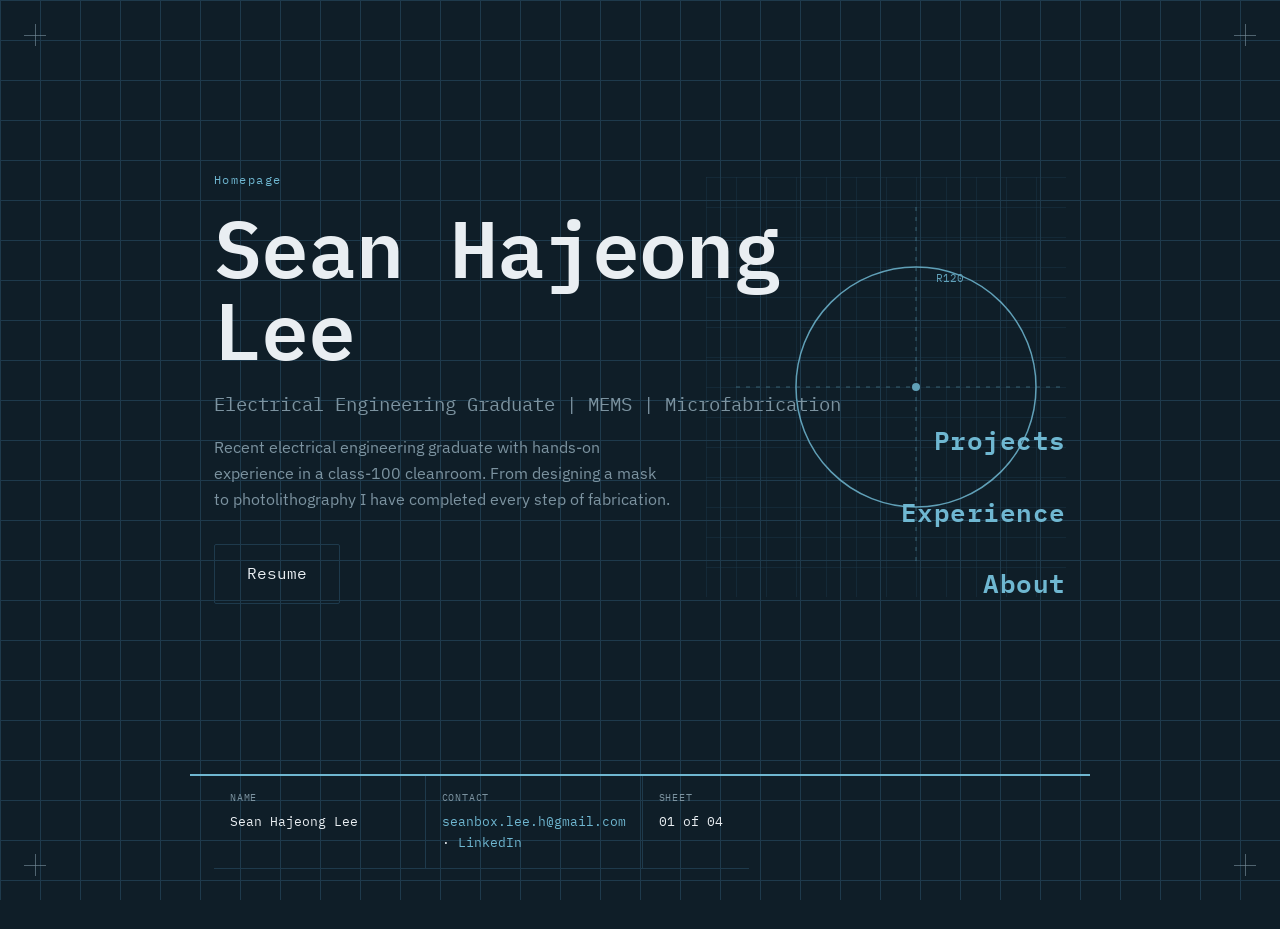
<file: index.html>
<!DOCTYPE html>
<html lang="en">
<head>
<meta charset="UTF-8">
<meta name="viewport" content="width=device-width, initial-scale=1.0">
<title>Sean Hajeong Lee - Electrical Engineering Graduate</title>
<meta name="description" content="Sean Hajeong Lee - Electrical Engineering Graduate. Portfolio and selected work.">
<link rel="preconnect" href="https://fonts.googleapis.com">
<link rel="preconnect" href="https://fonts.gstatic.com" crossorigin>
<link href="https://fonts.googleapis.com/css2?family=IBM+Plex+Mono:wght@400;500;600&family=IBM+Plex+Sans:wght@400;500;600&display=swap" rel="stylesheet">
<link rel="stylesheet" href="style.css">
</head>
<body>

<div class="crosshair crosshair--tl" aria-hidden="true"></div>
<div class="crosshair crosshair--tr" aria-hidden="true"></div>
<div class="crosshair crosshair--bl" aria-hidden="true"></div>
<div class="crosshair crosshair--br" aria-hidden="true"></div>

<main>

  <section class="hero" id="top">
    <div class="hero__row">
      <div class="hero__content">
        <div class="hero__eyebrow">Homepage</div>
        <h1 class="hero__name">Sean Hajeong Lee</h1>
        <p class="hero__role">Electrical Engineering Graduate | MEMS | Microfabrication</p>
        <p class="hero__pitch">
          Recent electrical engineering graduate with hands-on experience in a class-100 cleanroom. 
          From designing a mask to photolithography I have completed every step of fabrication.
        </p>
        <div class="hero__actions">
          <a class="btn btn--ghost" href="Sean_Lee_Resume.pdf" target="_blank" rel="noopener">Resume</a>
        </div>
      </div>

      <nav class="hero__links">
        <a href="projects.html">Projects</a>
        <a href="experience.html">Experience</a>
        <a href="about.html">About</a>
      </nav>
    </div>

    <svg class="hero__schematic" viewBox="0 0 420 420" aria-hidden="true">
      <defs>
        <pattern id="grid" width="30" height="30" patternUnits="userSpaceOnUse">
          <path d="M 30 0 L 0 0 0 30" fill="none" stroke="var(--line)" stroke-width="1"/>
        </pattern>
      </defs>
      <rect width="420" height="420" fill="url(#grid)"/>
      <circle cx="210" cy="210" r="120" fill="none" stroke="var(--accent)" stroke-width="1.5"/>
      <circle cx="210" cy="210" r="4" fill="var(--accent)"/>
      <line x1="210" y1="30" x2="210" y2="390" stroke="var(--accent)" stroke-width="1" stroke-dasharray="4 6" opacity="0.5"/>
      <line x1="30" y1="210" x2="390" y2="210" stroke="var(--accent)" stroke-width="1" stroke-dasharray="4 6" opacity="0.5"/>
      <text x="230" y="105" fill="var(--accent)" font-family="IBM Plex Mono, monospace" font-size="11">R120</text>
    </svg>
  </section>


</main>

<footer class="titleblock" id="contact">
  <div class="titleblock__cell titleblock__cell--wide">
    <span class="titleblock__label">Name</span>
    <span class="titleblock__value">Sean Hajeong Lee</span>
  </div>

  <div class="titleblock__cell titleblock__cell--wide">
    <span class="titleblock__label">Contact</span>
    <span class="titleblock__value">
      <a href="mailto:seanbox.lee.h@gmail.com">seanbox.lee.h@gmail.com</a> ·
      <a href="https://www.linkedin.com/in/sean-lee-bb9679266/" target="_blank" rel="noopener">LinkedIn</a>

    </span>
  </div>
  <div class="titleblock__cell">
    <span class="titleblock__label">Sheet</span>
    <span class="titleblock__value">01 of 04</span>
  </div>
</footer>

<script src="script.js"></script>
</body>
</html>
</file>
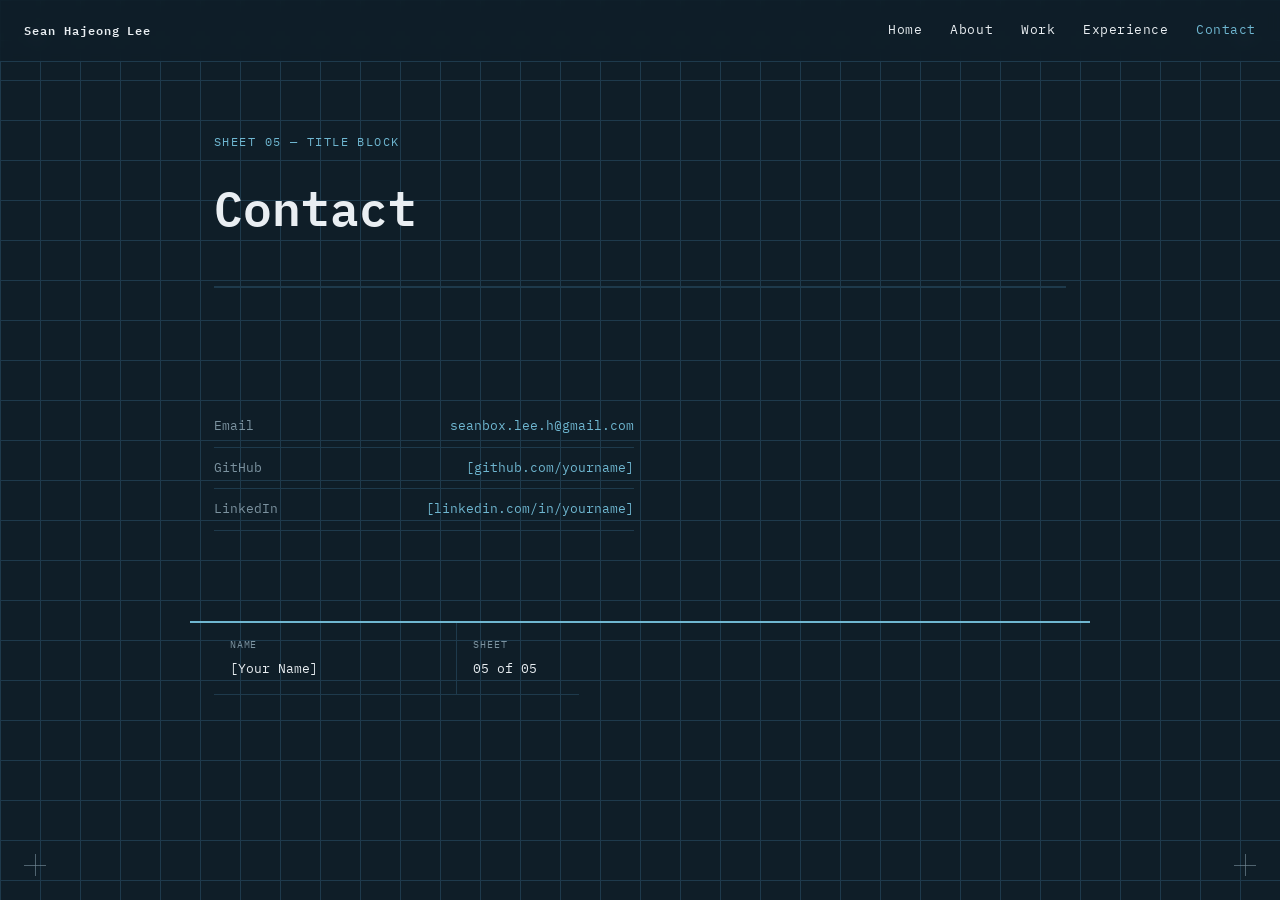
<file: contact.html>
<!DOCTYPE html>
<html lang="en">
<head>
<meta charset="UTF-8">
<meta name="viewport" content="width=device-width, initial-scale=1.0">
<title>Contact — Sean Hajeong Lee</title>
<link rel="preconnect" href="https://fonts.googleapis.com">
<link rel="preconnect" href="https://fonts.gstatic.com" crossorigin>
<link href="https://fonts.googleapis.com/css2?family=IBM+Plex+Mono:wght@400;500;600&family=IBM+Plex+Sans:wght@400;500;600&display=swap" rel="stylesheet">
<link rel="stylesheet" href="style.css">
</head>
<body>

<div class="crosshair crosshair--tl" aria-hidden="true"></div>
<div class="crosshair crosshair--tr" aria-hidden="true"></div>
<div class="crosshair crosshair--bl" aria-hidden="true"></div>
<div class="crosshair crosshair--br" aria-hidden="true"></div>

<header class="topbar">
  <a class="topbar__mark" href="index.html">Sean Hajeong Lee</a>
  <nav class="topbar__nav">
    <a href="index.html">Home</a>
    <a href="about.html">About</a>
    <a href="projects.html">Work</a>
    <a href="experience.html">Experience</a>
    <a href="contact.html" aria-current="page">Contact</a>
  </nav>
</header>

<main>
  <section class="page-head">
    <div class="hero__eyebrow">SHEET 05 — TITLE BLOCK</div>
    <h1 class="page-head__title">Contact</h1>
  </section>

  <section class="section is-visible">
    <p class="about__body" style="max-width: 60ch;">

    </p>
    <dl class="specs" style="margin-top: 28px; max-width: 420px;">
      <div class="specs__row"><dt>Email</dt><dd><a href="mailto:seanbox.lee.h@gmail.com">seanbox.lee.h@gmail.com</a></dd></div>
      <div class="specs__row"><dt>GitHub</dt><dd><a href="[github link]" target="_blank" rel="noopener">[github.com/yourname]</a></dd></div>
      <div class="specs__row"><dt>LinkedIn</dt><dd><a href="[linkedin link]" target="_blank" rel="noopener">[linkedin.com/in/yourname]</a></dd></div>
    </dl>
  </section>
</main>

<footer class="titleblock" id="contact-block">
  <div class="titleblock__cell titleblock__cell--wide">
    <span class="titleblock__label">Name</span>
    <span class="titleblock__value">[Your Name]</span>
  </div>


  <div class="titleblock__cell">
    <span class="titleblock__label">Sheet</span>
    <span class="titleblock__value">05 of 05</span>
  </div>
</footer>

<script src="script.js"></script>
</body>
</html>
</file>
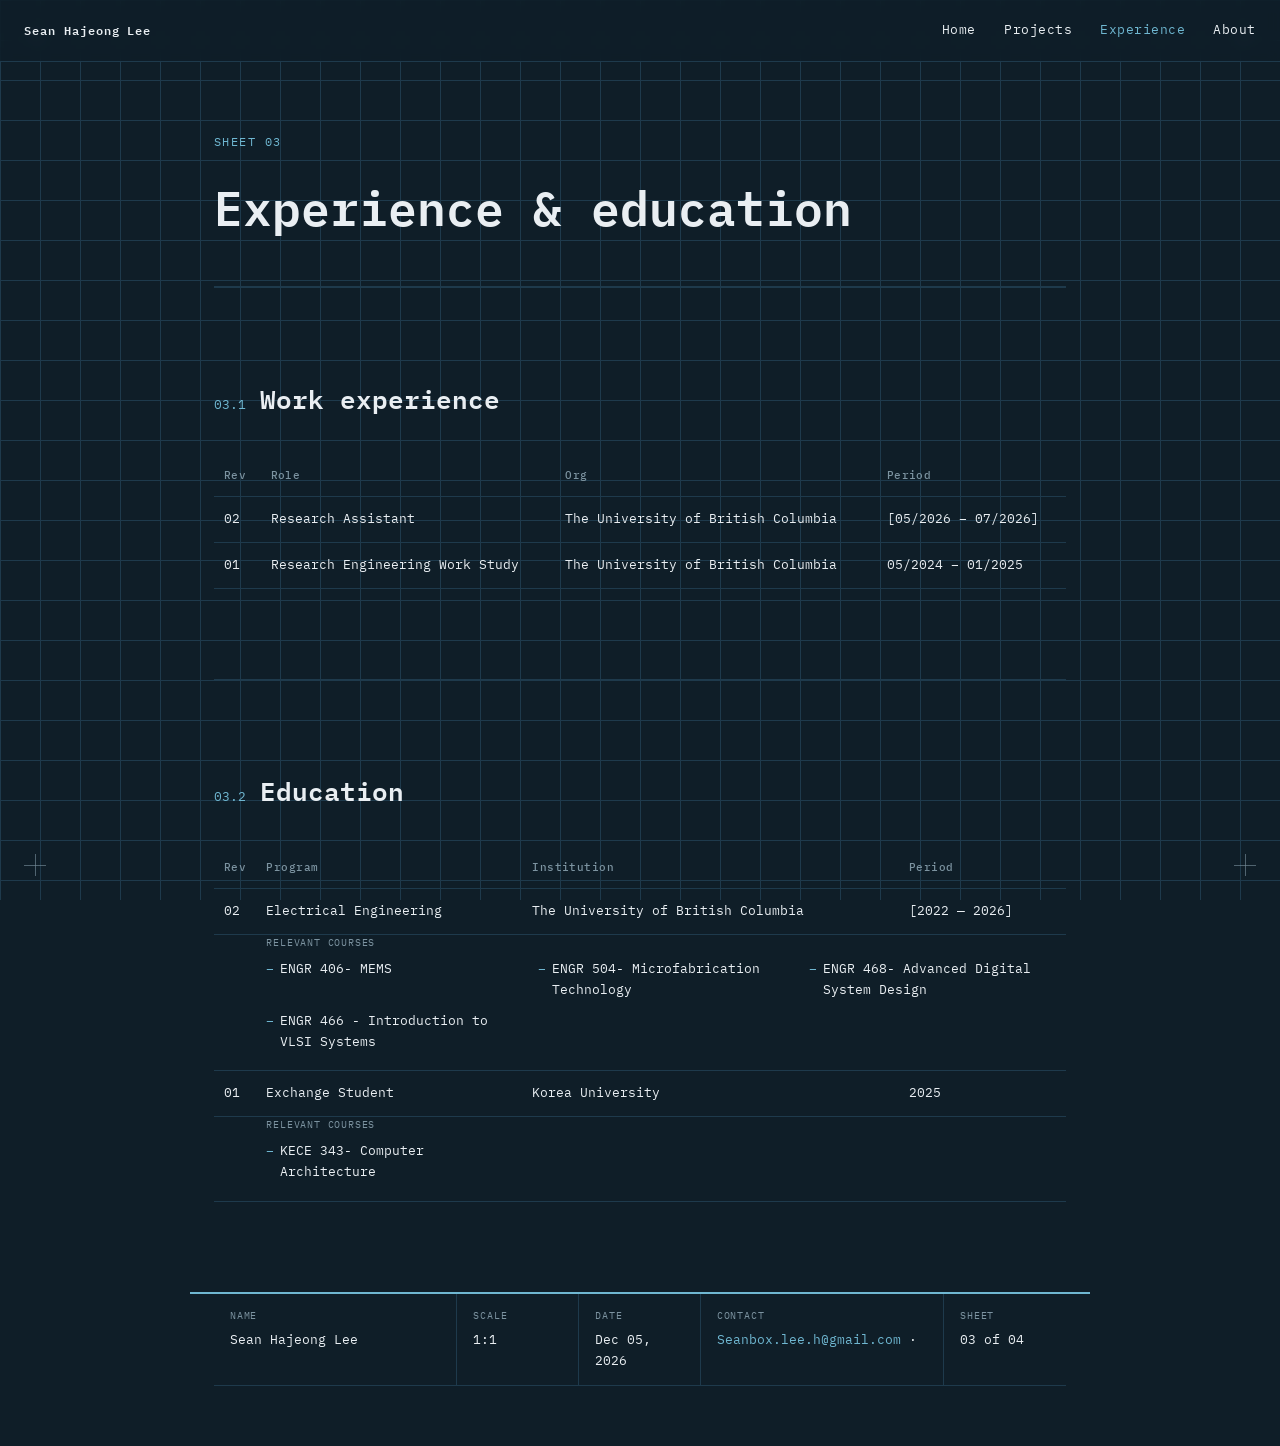
<file: experience.html>
<!DOCTYPE html>
<html lang="en">
<head>
<meta charset="UTF-8">
<meta name="viewport" content="width=device-width, initial-scale=1.0">
<title>Experience & Education — Sean Hajeong Lee</title>
<link rel="preconnect" href="https://fonts.googleapis.com">
<link rel="preconnect" href="https://fonts.gstatic.com" crossorigin>
<link href="https://fonts.googleapis.com/css2?family=IBM+Plex+Mono:wght@400;500;600&family=IBM+Plex+Sans:wght@400;500;600&display=swap" rel="stylesheet">
<link rel="stylesheet" href="style.css">
</head>
<body>

<div class="crosshair crosshair--tl" aria-hidden="true"></div>
<div class="crosshair crosshair--tr" aria-hidden="true"></div>
<div class="crosshair crosshair--bl" aria-hidden="true"></div>
<div class="crosshair crosshair--br" aria-hidden="true"></div>

<header class="topbar">
  <a class="topbar__mark" href="index.html">Sean Hajeong Lee</a>
  <nav class="topbar__nav">
    <a href="index.html">Home</a>
    <a href="projects.html">Projects</a>
    <a href="experience.html" aria-current="page">Experience</a>
    <a href="about.html">About</a>
  </nav>
</header>

<main>
  <section class="page-head">
    <div class="hero__eyebrow">SHEET 03</div>
    <h1 class="page-head__title">Experience &amp; education</h1>
  </section>

  <section class="section is-visible">
    <div class="section__head">
      <span class="section__num">03.1</span>
      <h2>Work experience</h2>
    </div>
    <table class="revtable">
      <thead>
        <tr><th>Rev</th><th>Role</th><th>Org</th><th>Period</th></tr>
      </thead>
      <tbody>
        <tr>
          <td>02</td>
          <td>Research Assistant</td>
          <td>The University of British Columbia</td>
          <td>[05/2026 – 07/2026]</td>
        </tr>
        <tr>
          <td>01</td>
          <td>Research Engineering Work Study</td>
          <td>The University of British Columbia</td>
          <td>05/2024 – 01/2025</td>
        </tr>
      </tbody>
    </table>
  </section>

  <section class="section is-visible">
    <div class="section__head">
      <span class="section__num">03.2</span>
      <h2>Education</h2>
    </div>
    <table class="revtable">
      <thead>
        <tr><th>Rev</th><th>Program</th><th>Institution</th><th>Period</th></tr>
      </thead>
      <tbody>
        <tr>
          <td>02</td>
          <td>Electrical Engineering</td>
          <td>The University of British Columbia</td>
          <td>[2022 — 2026]</td>
        </tr>
        <tr class="revtable__courses-row">
          <td></td>
          <td colspan="3">
            <span class="courses__label">Relevant courses</span>
            <ul class="courses">
              <li>ENGR 406- MEMS</li>
              <li>ENGR 504- Microfabrication Technology</li>
              <li>ENGR 468- Advanced Digital System Design</li>
              <li>ENGR 466 - Introduction to VLSI Systems</li>
            </ul>
          </td>
        </tr>
        <tr>
          <td>01</td>
          <td>Exchange Student</td>
          <td>Korea University</td>
          <td>2025</td>
        </tr>
        <tr class="revtable__courses-row">
          <td></td>
          <td colspan="3">
            <span class="courses__label">Relevant courses</span>
            <ul class="courses">
              <li>KECE 343- Computer Architecture</li>
            </ul>
          </td>
        </tr>
      </tbody>
    </table>
  </section>
</main>

<footer class="titleblock" id="contact">
  <div class="titleblock__cell titleblock__cell--wide">
    <span class="titleblock__label">Name</span>
    <span class="titleblock__value">Sean Hajeong Lee</span>
  </div>
  <div class="titleblock__cell">
    <span class="titleblock__label">Scale</span>
    <span class="titleblock__value">1:1</span>
  </div>
  <div class="titleblock__cell">
    <span class="titleblock__label">Date</span>
    <span class="titleblock__value" id="today">—</span>
  </div>
  <div class="titleblock__cell titleblock__cell--wide">
    <span class="titleblock__label">Contact</span>
    <span class="titleblock__value">
      <a href="mailto:seanbox.lee.h@gmail.com">Seanbox.lee.h@gmail.com</a> ·

    </span>
  </div>
  <div class="titleblock__cell">
    <span class="titleblock__label">Sheet</span>
    <span class="titleblock__value">03 of 04</span>
  </div>
</footer>

<script src="script.js"></script>
</body>
</html>
</file>
<file: style.css>
/* ===================================================================
   DESIGN TOKENS — "Technical drawing" concept.
   Change these six values to re-skin the whole site.
   =================================================================== */
:root {
  --ink:        #0F1E28;   /* page background */
  --panel:      #14293A;   /* raised surfaces */
  --line:       #1E3A4C;   /* grid lines, hairlines, borders */
  --text:       #E9EEF2;   /* primary text */
  --text-mute:  #7C93A0;   /* secondary text */
  --accent:     #6FB7D1;   /* blueprint cyan — links, marks, highlights */
  --accent-warm:#E0A458;   /* sparing second accent — tags, small emphasis */

  --font-mono: 'IBM Plex Mono', 'SF Mono', Consolas, monospace;
  --font-sans: 'IBM Plex Sans', -apple-system, BlinkMacSystemFont, sans-serif;

  --edge: 24px; /* page margin, mirrors a drawing's border gutter */
}

* { box-sizing: border-box; }

html { scroll-behavior: smooth; }

@media (prefers-reduced-motion: reduce) {
  html { scroll-behavior: auto; }
  * { animation: none !important; transition: none !important; }
}

body {
  margin: 0;
  background: var(--ink);
  background-image:
    linear-gradient(var(--line) 1px, transparent 1px),
    linear-gradient(90deg, var(--line) 1px, transparent 1px);
  background-size: 40px 40px;
  background-attachment: fixed;
  color: var(--text);
  font-family: var(--font-sans);
  line-height: 1.6;
}

a { color: var(--accent); text-decoration: none; }
a:hover { text-decoration: underline; }
a:focus-visible, button:focus-visible {
  outline: 2px solid var(--accent);
  outline-offset: 3px;
}

h1, h2, h3 { font-family: var(--font-mono); font-weight: 600; margin: 0; }

/* ---------- corner crosshairs (signature detail) ---------- */
.crosshair {
  position: fixed;
  width: 22px;
  height: 22px;
  z-index: 5;
  pointer-events: none;
}
.crosshair::before, .crosshair::after {
  content: "";
  position: absolute;
  background: var(--text-mute);
  opacity: 0.6;
}
.crosshair::before { width: 100%; height: 1px; top: 50%; }
.crosshair::after { width: 1px; height: 100%; left: 50%; }
.crosshair--tl { top: var(--edge); left: var(--edge); }
.crosshair--tr { top: var(--edge); right: var(--edge); }
.crosshair--bl { bottom: var(--edge); left: var(--edge); }
.crosshair--br { bottom: var(--edge); right: var(--edge); }

/* ---------- topbar ---------- */
.topbar {
  position: sticky;
  top: 0;
  z-index: 10;
  display: flex;
  justify-content: space-between;
  align-items: center;
  padding: 20px var(--edge);
  background: rgba(15, 30, 40, 0.85);
  backdrop-filter: blur(6px);
  border-bottom: 1px solid var(--line);
}
.topbar__mark {
  font-family: var(--font-mono);
  font-size: 12px;
  letter-spacing: 0.08em;
  color: var(--text-mute);
}
.topbar__nav { display: flex; gap: 28px; }
.topbar__nav a {
  color: var(--text);
  font-family: var(--font-mono);
  font-size: 13px;
  letter-spacing: 0.04em;
}
.topbar__nav a:hover { color: var(--accent); text-decoration: none; }
.topbar__nav a[aria-current="page"] { color: var(--accent); }
.topbar__mark { color: var(--text); font-weight: 600; }
.topbar__mark:hover { color: var(--accent); text-decoration: none; }

main { max-width: 900px; margin: 0 auto; padding: 0 var(--edge); }

/* ---------- hero ---------- */
.hero {
  position: relative;
  min-height: 86vh;
  display: flex;
  flex-direction: column;
  justify-content: center;
  padding: 60px 0;
  overflow: hidden;
}
.hero__row {
  position: relative;
  z-index: 1;
  display: flex;
  justify-content: space-between;
  align-items: flex-start;
  gap: 40px;
  width: 100%;
}
.hero__links {
  display: flex;
  flex-direction: column;
  align-items: flex-end;
  align-self: flex-end;
  gap: 30px;
  padding-top: 4px;
  flex-shrink: 0;
}
.hero__links a {
  font-family: var(--font-mono);
  font-size: 26px;
  font-weight: 600;
  letter-spacing: 0.02em;
  color: var(--accent);
  white-space: nowrap;
}
.hero__links a:hover { color: var(--text); text-decoration: underline; }
.hero__content {
  text-align: left;
}
.hero__eyebrow {
  font-family: var(--font-mono);
  font-size: 12px;
  letter-spacing: 0.12em;
  color: var(--accent);
  margin-bottom: 18px;
}
.hero__name {
  font-size: clamp(2.6rem, 7vw, 5rem);
  line-height: 1.02;
  letter-spacing: -0.01em;
  max-width: 14ch;
}
.hero__role {
  font-family: var(--font-mono);
  color: var(--text-mute);
  font-size: clamp(1rem, 2vw, 1.2rem);
  margin: 18px 0 0;
}
.hero__pitch {
  max-width: 46ch;
  color: var(--text-mute);
  margin: 16px 0 32px;
}
.hero__actions { display: flex; gap: 14px; }

.btn {
  font-family: var(--font-mono);
  font-size: 16px;
  padding: 16px 32px;
  border: 1px solid var(--line);
  border-radius: 2px;
  transition: border-color 0.15s ease, background 0.15s ease;
}
.btn--primary { background: var(--accent); color: var(--ink); border-color: var(--accent); }
.btn--primary:hover { background: transparent; color: var(--accent); text-decoration: none; }
.btn--ghost { color: var(--text); }
.btn--ghost:hover { border-color: var(--accent); color: var(--accent); text-decoration: none; }

.hero__schematic {
  position: absolute;
  right: -60px;
  top: 50%;
  transform: translateY(-50%);
  width: min(46vw, 420px);
  height: auto;
  opacity: 0.85;
}
@media (max-width: 820px) {
  .hero__schematic { display: none; }
  .hero__row {
    flex-direction: column;
    gap: 24px;
  }
  .hero__links {
    flex-direction: row;
    align-items: flex-start;
    gap: 20px;
    padding-top: 0;
  }
}

/* ---------- interior page header (non-home pages) ---------- */
.page-head {
  padding: 70px 0 40px;
  border-bottom: 1px solid var(--line);
}
.page-head__title {
  font-size: clamp(2rem, 5vw, 3rem);
  margin-top: 14px;
}

/* ---------- homepage quicklinks ---------- */
.quicklinks {
  display: grid;
  grid-template-columns: repeat(2, 1fr);
  gap: 1px;
  background: var(--line);
  border: 1px solid var(--line);
}
.quicklink {
  background: var(--ink);
  padding: 26px;
  display: flex;
  flex-direction: column;
  gap: 6px;
  color: var(--text);
  transition: background 0.15s ease;
}
.quicklink:hover { background: var(--panel); text-decoration: none; }
.quicklink__num { font-family: var(--font-mono); font-size: 12px; color: var(--accent); }
.quicklink__label { font-family: var(--font-mono); font-size: 1.1rem; }
.quicklink__desc { font-size: 13px; color: var(--text-mute); }
@media (max-width: 700px) {
  .quicklinks { grid-template-columns: 1fr; }
}

/* ---------- sections ---------- */
.section {
  padding: 90px 0;
  border-top: 1px solid var(--line);
  opacity: 0;
  transform: translateY(16px);
  transition: opacity 0.5s ease, transform 0.5s ease;
}
.section.is-visible { opacity: 1; transform: none; }

.section__head {
  display: flex;
  align-items: baseline;
  gap: 14px;
  margin-bottom: 36px;
}
.section__num {
  font-family: var(--font-mono);
  color: var(--accent);
  font-size: 13px;
}
.section h2 { font-size: 1.6rem; }

/* ---------- about ---------- */
.about__grid {
  display: grid;
  grid-template-columns: 1.4fr 1fr;
  gap: 48px;
}
.about__body { color: var(--text-mute); margin: 0; }
.specs { margin: 0; }
.specs__row {
  display: flex;
  justify-content: space-between;
  padding: 10px 0;
  border-bottom: 1px solid var(--line);
  font-family: var(--font-mono);
  font-size: 13px;
}
.specs__row dt { color: var(--text-mute); }
.specs__row dd { margin: 0; }
@media (max-width: 700px) {
  .about__grid { grid-template-columns: 1fr; }
}

/* ---------- stack ---------- */
.stack {
  display: grid;
  grid-template-columns: repeat(3, 1fr);
  gap: 32px;
}
.stack__group h3 {
  font-size: 13px;
  color: var(--accent);
  letter-spacing: 0.06em;
  margin-bottom: 14px;
}
.stack__group ul { list-style: none; margin: 0; padding: 0; }
.stack__group li {
  padding: 8px 0;
  border-bottom: 1px solid var(--line);
  font-size: 14px;
  color: var(--text-mute);
}
@media (max-width: 700px) {
  .stack { grid-template-columns: 1fr; }
}

/* ---------- hobbies (about page) — collapsible entries ---------- */
.hobbies {
  display: flex;
  flex-direction: column;
}
.hobby {
  border-bottom: 1px solid var(--line);
}
.hobby:first-child { border-top: 1px solid var(--line); }

.hobby__summary {
  list-style: none;
  cursor: pointer;
  display: flex;
  justify-content: space-between;
  align-items: center;
  padding: 20px 4px;
}
.hobby__summary::-webkit-details-marker { display: none; }
.hobby__summary::marker { content: ""; }

.hobby__title {
  font-family: var(--font-mono);
  font-size: 1rem;
  color: var(--text);
}

.hobby__icon {
  position: relative;
  width: 16px;
  height: 16px;
  flex-shrink: 0;
}
.hobby__icon::before, .hobby__icon::after {
  content: "";
  position: absolute;
  background: var(--accent);
}
.hobby__icon::before { width: 100%; height: 1px; top: 50%; left: 0; }
.hobby__icon::after {
  width: 1px; height: 100%; left: 50%; top: 0;
  transition: transform 0.15s ease;
}
.hobby[open] .hobby__icon::after { transform: scaleY(0); }

.hobby__content {
  padding: 0 4px 26px;
  color: var(--text-mute);
}
.hobby__content p { margin: 0 0 16px; max-width: 62ch; }

.hobby__media {
  display: flex;
  flex-wrap: wrap;
  gap: 16px;
}
.hobby__photo {
  width: 340px;
  height: 240px;
  object-fit: cover;
  border: 1px solid var(--line);
  display: block;
}
.hobby__video {
  width: 320px;
  max-width: 100%;
  border: 1px solid var(--line);
  display: block;
}
@media (max-width: 500px) {
  .hobby__photo, .hobby__video { width: 100%; }
}

/* ---------- projects — collapsible entries ---------- */
.project {
  border-bottom: 1px solid var(--line);
}
.project:first-of-type { border-top: 1px solid var(--line); }

.project__summary {
  list-style: none;
  cursor: pointer;
  display: flex;
  justify-content: space-between;
  align-items: center;
  gap: 16px;
  padding: 22px 4px;
}
.project__summary::-webkit-details-marker { display: none; }
.project__summary::marker { content: ""; }

.project__summary-left {
  display: flex;
  align-items: baseline;
  gap: 18px;
}
.project__index {
  font-family: var(--font-mono);
  color: var(--text-mute);
  font-size: 13px;
}
.project__title {
  font-family: var(--font-mono);
  font-size: 1.1rem;
  color: var(--text);
}

.project__icon {
  position: relative;
  width: 16px;
  height: 16px;
  flex-shrink: 0;
}
.project__icon::before, .project__icon::after {
  content: "";
  position: absolute;
  background: var(--accent);
}
.project__icon::before { width: 100%; height: 1px; top: 50%; left: 0; }
.project__icon::after {
  width: 1px; height: 100%; left: 50%; top: 0;
  transition: transform 0.15s ease;
}
.project[open] .project__icon::after { transform: scaleY(0); }

.project__content { padding: 0 4px 28px; }
.project__content p { color: var(--text-mute); margin: 0 0 14px; max-width: 60ch; }

.project__tags { display: flex; gap: 8px; list-style: none; margin: 0 0 18px; padding: 0; flex-wrap: wrap; }
.project__tags li {
  font-family: var(--font-mono);
  font-size: 11px;
  color: var(--accent-warm);
  border: 1px solid var(--line);
  padding: 3px 8px;
  border-radius: 2px;
}

.project__links {
  display: flex;
  gap: 24px;
  font-family: var(--font-mono);
  font-size: 13px;
  margin-bottom: 22px;
}

.project__media {
  display: flex;
  flex-wrap: wrap;
  gap: 16px;
}
.project__photo {
  width: 340px;
  height: 220px;
  object-fit: cover;
  border: 1px solid var(--line);
  display: block;
}
.project__video {
  width: 400px;
  max-width: 100%;
  border: 1px solid var(--line);
  display: block;
}
@media (max-width: 500px) {
  .project__photo, .project__video { width: 100%; }
}

/* ---------- revision history table ---------- */
.revtable {
  width: 100%;
  border-collapse: collapse;
  font-family: var(--font-mono);
  font-size: 13px;
}
.revtable th, .revtable td {
  text-align: left;
  padding: 12px 10px;
  border-bottom: 1px solid var(--line);
}
@media (max-width: 700px) {
  .courses { grid-template-columns: repeat(2, minmax(0, 1fr)); }
}
.revtable th {
  color: var(--text-mute);
  font-weight: 500;
  letter-spacing: 0.04em;
  font-size: 11px;
}
.revtable__courses-row td {
  padding-top: 0;
  padding-bottom: 18px;
}
.courses__label {
  display: block;
  font-size: 10px;
  letter-spacing: 0.08em;
  text-transform: uppercase;
  color: var(--text-mute);
  margin-bottom: 8px;
}
.courses {
  list-style: none;
  margin: 0;
  padding: 0;
  display: grid;
  grid-template-columns: repeat(3, minmax(0, 1fr));
  gap: 10px 24px;
}
.courses li {
  position: relative;
  padding-left: 14px;
  color: var(--text);
  font-size: 13px;
}
.courses li::before {
  content: "–";
  position: absolute;
  left: 0;
  color: var(--accent);
}

/* ---------- title block (footer/contact) ---------- */
.titleblock {
  display: grid;
  grid-template-columns: 2fr 1fr 1fr 2fr 1fr;
  border-top: 2px solid var(--accent);
  max-width: 900px;
  margin: 0 auto;
  padding: 0 var(--edge) 60px;
}
.titleblock__cell {
  border-right: 1px solid var(--line);
  border-bottom: 1px solid var(--line);
  padding: 14px 16px;
  display: flex;
  flex-direction: column;
  gap: 6px;
}
.titleblock__cell:last-child { border-right: none; }
.titleblock__label {
  font-family: var(--font-mono);
  font-size: 10px;
  letter-spacing: 0.08em;
  color: var(--text-mute);
  text-transform: uppercase;
}
.titleblock__value { font-family: var(--font-mono); font-size: 13px; }
@media (max-width: 760px) {
  .titleblock { grid-template-columns: 1fr 1fr; }
}
</file>
